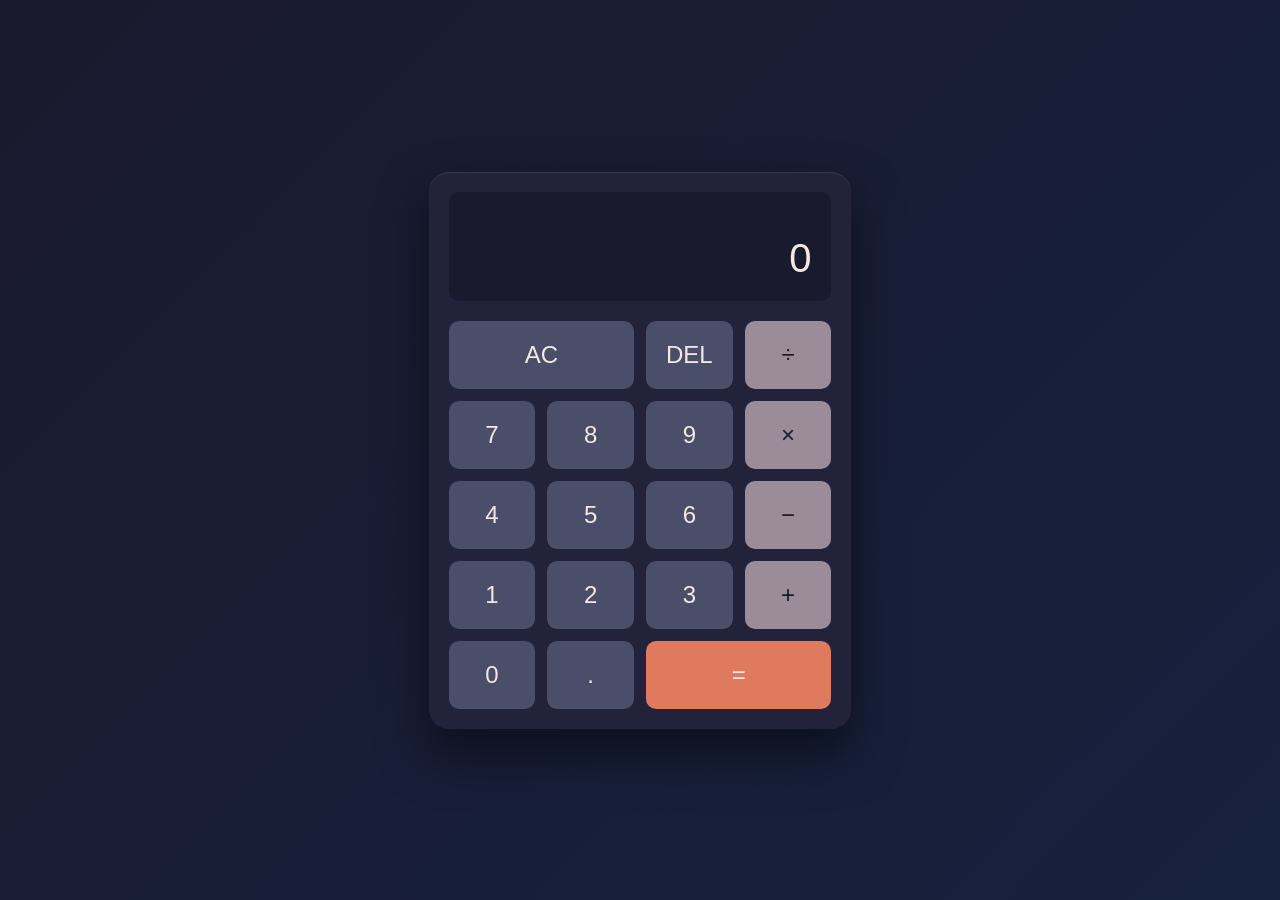
<file: index.html>
<!DOCTYPE html>
<html lang="fr">
<head>
    <meta charset="UTF-8">
    <meta name="viewport" content="width=device-width, initial-scale=1.0">
    <title>Calculatrice</title>
    <link rel="stylesheet" href="styles.css">
</head>
<body>
    <div class="calculator">
        <div class="display">
            <div class="previous-operand" id="previousOperand"></div>
            <div class="current-operand" id="currentOperand">0</div>
        </div>
        <div class="buttons">
            <button class="btn span-two" data-action="clear">AC</button>
            <button class="btn" data-action="delete">DEL</button>
            <button class="btn operator" data-action="operator" data-value="/">÷</button>

            <button class="btn" data-action="number" data-value="7">7</button>
            <button class="btn" data-action="number" data-value="8">8</button>
            <button class="btn" data-action="number" data-value="9">9</button>
            <button class="btn operator" data-action="operator" data-value="*">×</button>

            <button class="btn" data-action="number" data-value="4">4</button>
            <button class="btn" data-action="number" data-value="5">5</button>
            <button class="btn" data-action="number" data-value="6">6</button>
            <button class="btn operator" data-action="operator" data-value="-">−</button>

            <button class="btn" data-action="number" data-value="1">1</button>
            <button class="btn" data-action="number" data-value="2">2</button>
            <button class="btn" data-action="number" data-value="3">3</button>
            <button class="btn operator" data-action="operator" data-value="+">+</button>

            <button class="btn" data-action="number" data-value="0">0</button>
            <button class="btn" data-action="decimal">.</button>
            <button class="btn span-two equals" data-action="calculate">=</button>
        </div>
    </div>
    <script src="script.js"></script>
</body>
</html>
</file>
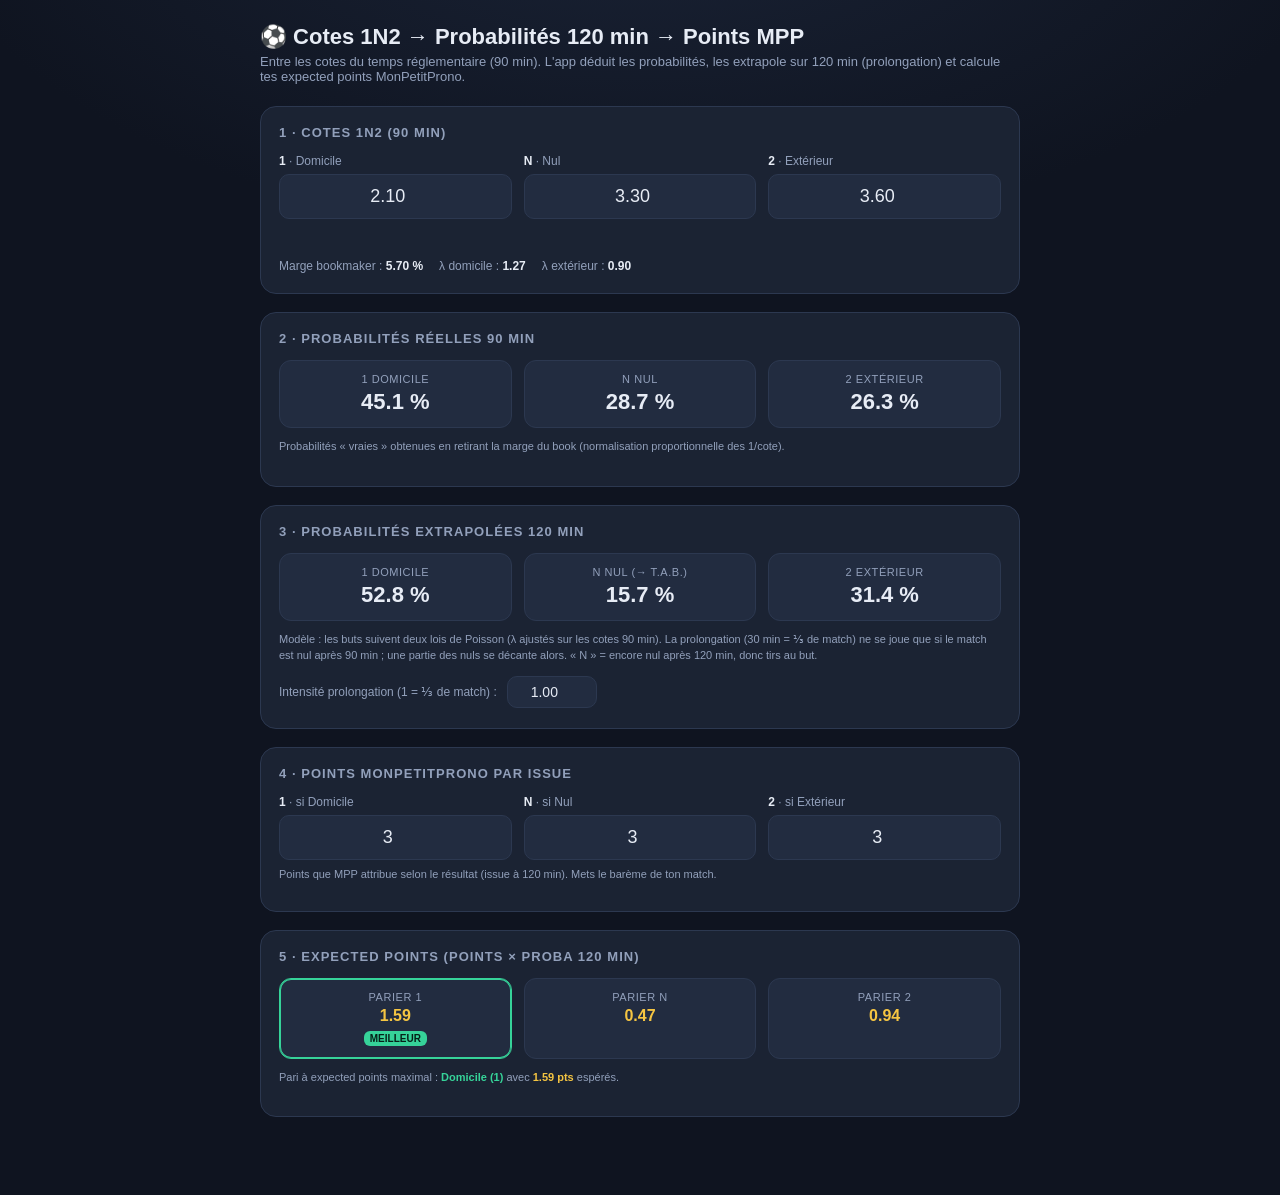
<file: templates/index.html>
<!DOCTYPE html>
<html lang="fr">
<head>
  <meta charset="UTF-8">
  <meta name="viewport" content="width=device-width, initial-scale=1.0">
  <title>Cotes 1N2 → 120 min → Expected Points MPP</title>
  <style>
    :root {
      --bg: #0f1420;
      --card: #18203020;
      --panel: #1b2333;
      --panel2: #222c40;
      --line: #2c3850;
      --txt: #e7ecf5;
      --muted: #92a0bb;
      --accent: #3ea6ff;
      --green: #36d399;
      --gold: #f5c542;
      --red: #f06464;
    }
    * { box-sizing: border-box; }
    body {
      margin: 0;
      font-family: -apple-system, BlinkMacSystemFont, "Segoe UI", Roboto, Helvetica, Arial, sans-serif;
      background: radial-gradient(1200px 600px at 50% -10%, #1a2336 0%, #0f1420 60%);
      color: var(--txt);
      min-height: 100vh;
      padding: 24px 14px 60px;
    }
    .wrap { max-width: 760px; margin: 0 auto; }
    h1 { font-size: 22px; margin: 0 0 4px; }
    .sub { color: var(--muted); font-size: 13px; margin: 0 0 22px; }
    .card {
      background: var(--panel);
      border: 1px solid var(--line);
      border-radius: 16px;
      padding: 18px 18px 20px;
      margin-bottom: 18px;
    }
    .card h2 {
      font-size: 13px; text-transform: uppercase; letter-spacing: .08em;
      color: var(--muted); margin: 0 0 14px; font-weight: 600;
    }
    .grid3 { display: grid; grid-template-columns: 1fr 1fr 1fr; gap: 12px; }
    .field label { display: block; font-size: 12px; color: var(--muted); margin-bottom: 6px; }
    .field .tag { font-weight: 700; color: var(--txt); }
    input[type="number"] {
      width: 100%;
      background: var(--panel2);
      border: 1px solid var(--line);
      border-radius: 10px;
      color: var(--txt);
      font-size: 18px;
      padding: 11px 12px;
      text-align: center;
      -moz-appearance: textfield;
    }
    input:focus { outline: none; border-color: var(--accent); }
    .hint { font-size: 11px; color: var(--muted); margin-top: 8px; }

    .row { display: grid; grid-template-columns: 1fr 1fr 1fr; gap: 12px; text-align: center; }
    .out {
      background: var(--panel2); border: 1px solid var(--line);
      border-radius: 12px; padding: 12px 8px;
    }
    .out .k { font-size: 11px; color: var(--muted); text-transform: uppercase; letter-spacing: .05em; }
    .out .v { font-size: 22px; font-weight: 700; margin-top: 4px; }
    .out .v.small { font-size: 16px; }
    .out.best { border-color: var(--green); box-shadow: 0 0 0 1px var(--green) inset; }
    .badge {
      display: inline-block; font-size: 10px; font-weight: 700; color: #062018;
      background: var(--green); border-radius: 6px; padding: 2px 6px; margin-top: 6px;
    }
    .meta { display: flex; flex-wrap: wrap; gap: 16px; margin-top: 14px; font-size: 12px; color: var(--muted); }
    .meta b { color: var(--txt); font-weight: 600; }
    .ep .v { color: var(--gold); }
    .legend { font-size: 11px; color: var(--muted); margin-top: 10px; line-height: 1.5; }
    details { margin-top: 12px; }
    summary { cursor: pointer; color: var(--accent); font-size: 12px; }
    .adv { display: flex; align-items: center; gap: 10px; margin-top: 12px; font-size: 12px; color: var(--muted); }
    .adv input { width: 90px; font-size: 14px; padding: 7px; }
    .err { color: var(--red); font-size: 13px; margin-top: 10px; min-height: 16px; }
    .pill { font-size: 12px; color: var(--muted); }
  </style>
</head>
<body>
  <div class="wrap">
    <h1>⚽ Cotes 1N2 → Probabilités 120 min → Points MPP</h1>
    <p class="sub">Entre les cotes du temps réglementaire (90 min). L'app déduit les probabilités, les extrapole sur 120 min (prolongation) et calcule tes expected points MonPetitProno.</p>

    <!-- Cotes -->
    <div class="card">
      <h2>1 · Cotes 1N2 (90 min)</h2>
      <div class="grid3">
        <div class="field">
          <label><span class="tag">1</span> · Domicile</label>
          <input type="number" id="c1" step="0.01" min="1.01" inputmode="decimal" value="2.10">
        </div>
        <div class="field">
          <label><span class="tag">N</span> · Nul</label>
          <input type="number" id="cN" step="0.01" min="1.01" inputmode="decimal" value="3.30">
        </div>
        <div class="field">
          <label><span class="tag">2</span> · Extérieur</label>
          <input type="number" id="c2" step="0.01" min="1.01" inputmode="decimal" value="3.60">
        </div>
      </div>
      <div class="err" id="err"></div>
      <div class="meta">
        <span>Marge bookmaker : <b id="overround">–</b></span>
        <span>λ domicile : <b id="lh">–</b></span>
        <span>λ extérieur : <b id="la">–</b></span>
      </div>
    </div>

    <!-- Probas 90 -->
    <div class="card">
      <h2>2 · Probabilités réelles 90 min</h2>
      <div class="row">
        <div class="out"><div class="k">1 Domicile</div><div class="v" id="p1_90">–</div></div>
        <div class="out"><div class="k">N Nul</div><div class="v" id="pN_90">–</div></div>
        <div class="out"><div class="k">2 Extérieur</div><div class="v" id="p2_90">–</div></div>
      </div>
      <p class="legend">Probabilités « vraies » obtenues en retirant la marge du book (normalisation proportionnelle des 1/cote).</p>
    </div>

    <!-- Probas 120 -->
    <div class="card">
      <h2>3 · Probabilités extrapolées 120 min</h2>
      <div class="row">
        <div class="out"><div class="k">1 Domicile</div><div class="v" id="p1_120">–</div></div>
        <div class="out"><div class="k">N Nul (→ t.a.b.)</div><div class="v" id="pN_120">–</div></div>
        <div class="out"><div class="k">2 Extérieur</div><div class="v" id="p2_120">–</div></div>
      </div>
      <p class="legend">
        Modèle&nbsp;: les buts suivent deux lois de Poisson (λ ajustés sur les cotes 90 min). La prolongation
        (30 min = ⅓ de match) ne se joue que si le match est nul après 90 min&nbsp;; une partie des nuls se
        décante alors. « N » = encore nul après 120 min, donc tirs au but.
      </p>
      <div class="adv">
        <label for="etFactor">Intensité prolongation (1 = ⅓ de match) :</label>
        <input type="number" id="etFactor" step="0.05" min="0.1" max="2" value="1.00">
      </div>
    </div>

    <!-- Points MPP -->
    <div class="card">
      <h2>4 · Points MonPetitProno par issue</h2>
      <div class="grid3">
        <div class="field">
          <label><span class="tag">1</span> · si Domicile</label>
          <input type="number" id="pts1" step="1" min="0" inputmode="numeric" value="3">
        </div>
        <div class="field">
          <label><span class="tag">N</span> · si Nul</label>
          <input type="number" id="ptsN" step="1" min="0" inputmode="numeric" value="3">
        </div>
        <div class="field">
          <label><span class="tag">2</span> · si Extérieur</label>
          <input type="number" id="pts2" step="1" min="0" inputmode="numeric" value="3">
        </div>
      </div>
      <p class="hint">Points que MPP attribue selon le résultat (issue à 120 min). Mets le barème de ton match.</p>
    </div>

    <!-- Expected points -->
    <div class="card">
      <h2>5 · Expected points (points × proba 120 min)</h2>
      <div class="row ep">
        <div class="out" id="epBox1"><div class="k">Parier 1</div><div class="v small" id="ep1">–</div><div id="badge1"></div></div>
        <div class="out" id="epBoxN"><div class="k">Parier N</div><div class="v small" id="epN">–</div><div id="badgeN"></div></div>
        <div class="out" id="epBox2"><div class="k">Parier 2</div><div class="v small" id="ep2">–</div><div id="badge2"></div></div>
      </div>
      <p class="legend" id="reco">–</p>
    </div>
  </div>

  <script>
    "use strict";
    const MAX = 12;
    const FACT = [1];
    for (let i = 1; i <= MAX; i++) FACT[i] = FACT[i - 1] * i;

    function poissonPmf(k, lambda) {
      if (lambda <= 0) return k === 0 ? 1 : 0;
      return Math.exp(-lambda) * Math.pow(lambda, k) / FACT[k];
    }

    // Probabilités d'issue (1/N/2) pour deux Poisson indépendants sur une période.
    function outcomeProbs(lh, la) {
      const H = [], A = [];
      for (let k = 0; k <= MAX; k++) { H[k] = poissonPmf(k, lh); A[k] = poissonPmf(k, la); }
      let p1 = 0, pN = 0, p2 = 0;
      for (let i = 0; i <= MAX; i++) {
        for (let j = 0; j <= MAX; j++) {
          const pr = H[i] * A[j];
          if (i > j) p1 += pr;
          else if (i === j) pN += pr;
          else p2 += pr;
        }
      }
      const s = p1 + pN + p2;
      return { p1: p1 / s, pN: pN / s, p2: p2 / s };
    }

    // Ajuste (λ_dom, λ_ext) pour reproduire les probas 90 min cibles, par recherche sur grille + raffinage.
    function fitLambdas(t1, tN) {
      function err(lh, la) {
        const o = outcomeProbs(lh, la);
        return (o.p1 - t1) ** 2 + (o.pN - tN) ** 2;
      }
      let best = { lh: 1.2, la: 1.0, e: Infinity };
      // grille grossière
      for (let lh = 0.05; lh <= 4.5; lh += 0.05) {
        for (let la = 0.05; la <= 4.5; la += 0.05) {
          const e = err(lh, la);
          if (e < best.e) best = { lh, la, e };
        }
      }
      // raffinage local
      for (let lh = best.lh - 0.05; lh <= best.lh + 0.05; lh += 0.005) {
        for (let la = best.la - 0.05; la <= best.la + 0.05; la += 0.005) {
          if (lh <= 0 || la <= 0) continue;
          const e = err(lh, la);
          if (e < best.e) best = { lh, la, e };
        }
      }
      return best;
    }

    function num(id) { return parseFloat(document.getElementById(id).value); }
    function pct(x) { return (x * 100).toFixed(1) + " %"; }

    function compute() {
      const errEl = document.getElementById("err");
      const c1 = num("c1"), cN = num("cN"), c2 = num("c2");

      if (![c1, cN, c2].every(v => v > 1)) {
        errEl.textContent = "Entre des cotes valides (> 1.00) pour 1, N et 2.";
        return;
      }
      errEl.textContent = "";

      // 1) probas implicites + retrait de marge (normalisation proportionnelle)
      const r1 = 1 / c1, rN = 1 / cN, r2 = 1 / c2;
      const overround = r1 + rN + r2;
      const p1 = r1 / overround, pN = rN / overround, p2 = r2 / overround;

      document.getElementById("overround").textContent = ((overround - 1) * 100).toFixed(2) + " %";
      document.getElementById("p1_90").textContent = pct(p1);
      document.getElementById("pN_90").textContent = pct(pN);
      document.getElementById("p2_90").textContent = pct(p2);

      // 2) ajustement Poisson sur 90 min
      const { lh, la } = fitLambdas(p1, pN);
      document.getElementById("lh").textContent = lh.toFixed(2);
      document.getElementById("la").textContent = la.toFixed(2);

      // 3) prolongation : mini-match de 30 min = (1/3) × facteur
      let f = num("etFactor"); if (!(f > 0)) f = 1;
      const scale = (30 / 90) * f;
      const et = outcomeProbs(lh * scale, la * scale);

      // résultat 120 min : la prolongation ne s'applique qu'aux nuls de 90 min
      const P1 = p1 + pN * et.p1;
      const PN = pN * et.pN;
      const P2 = p2 + pN * et.p2;

      document.getElementById("p1_120").textContent = pct(P1);
      document.getElementById("pN_120").textContent = pct(PN);
      document.getElementById("p2_120").textContent = pct(P2);

      // 4 & 5) expected points
      const pts1 = num("pts1") || 0, ptsN = num("ptsN") || 0, pts2 = num("pts2") || 0;
      const ep1 = pts1 * P1, epN = ptsN * PN, ep2 = pts2 * P2;

      document.getElementById("ep1").textContent = ep1.toFixed(2);
      document.getElementById("epN").textContent = epN.toFixed(2);
      document.getElementById("ep2").textContent = ep2.toFixed(2);

      const eps = [
        { key: "1", label: "Domicile", ep: ep1, box: "epBox1", badge: "badge1" },
        { key: "N", label: "Nul", ep: epN, box: "epBoxN", badge: "badgeN" },
        { key: "2", label: "Extérieur", ep: ep2, box: "epBox2", badge: "badge2" },
      ];
      let bestEp = Math.max(ep1, epN, ep2);
      let bestLabel = "";
      eps.forEach(o => {
        document.getElementById(o.box).classList.remove("best");
        document.getElementById(o.badge).innerHTML = "";
        if (o.ep === bestEp) {
          document.getElementById(o.box).classList.add("best");
          document.getElementById(o.badge).innerHTML = '<span class="badge">MEILLEUR</span>';
          bestLabel = o.label + " (" + o.key + ")";
        }
      });
      document.getElementById("reco").innerHTML =
        "Pari à expected points maximal : <b style='color:var(--green)'>" + bestLabel +
        "</b> avec <b style='color:var(--gold)'>" + bestEp.toFixed(2) + " pts</b> espérés.";
    }

    document.querySelectorAll("input").forEach(el => el.addEventListener("input", compute));
    compute();
  </script>
</body>
</html>
</file>
<file: styles.css>
* {
    margin: 0;
    padding: 0;
    box-sizing: border-box;
}

body {
    min-height: 100vh;
    display: flex;
    justify-content: center;
    align-items: center;
    background: linear-gradient(135deg, #1a1a2e 0%, #16213e 100%);
    font-family: 'Segoe UI', Tahoma, Geneva, Verdana, sans-serif;
}

.calculator {
    background: #22223b;
    border-radius: 20px;
    padding: 20px;
    box-shadow: 0 25px 50px rgba(0, 0, 0, 0.5),
                inset 0 1px 1px rgba(255, 255, 255, 0.1);
}

.display {
    background: #1a1a2e;
    border-radius: 10px;
    padding: 20px;
    margin-bottom: 20px;
    text-align: right;
    min-height: 100px;
    display: flex;
    flex-direction: column;
    justify-content: flex-end;
}

.previous-operand {
    color: #9a8c98;
    font-size: 1.2rem;
    min-height: 1.5rem;
    word-wrap: break-word;
    word-break: break-all;
}

.current-operand {
    color: #f2e9e4;
    font-size: 2.5rem;
    font-weight: 300;
    word-wrap: break-word;
    word-break: break-all;
}

.buttons {
    display: grid;
    grid-template-columns: repeat(4, 1fr);
    gap: 12px;
}

.btn {
    border: none;
    padding: 20px;
    font-size: 1.5rem;
    border-radius: 10px;
    cursor: pointer;
    transition: all 0.2s ease;
    background: #4a4e69;
    color: #f2e9e4;
    font-weight: 500;
}

.btn:hover {
    background: #5c6082;
    transform: translateY(-2px);
}

.btn:active {
    transform: translateY(0);
    box-shadow: inset 0 2px 4px rgba(0, 0, 0, 0.3);
}

.btn.operator {
    background: #9a8c98;
    color: #1a1a2e;
}

.btn.operator:hover {
    background: #b5a7ad;
}

.btn.equals {
    background: #e07a5f;
    color: #f2e9e4;
}

.btn.equals:hover {
    background: #e99a84;
}

.span-two {
    grid-column: span 2;
}

@media (max-width: 400px) {
    .calculator {
        padding: 15px;
        width: 95%;
    }

    .btn {
        padding: 15px;
        font-size: 1.2rem;
    }

    .current-operand {
        font-size: 2rem;
    }
}
</file>
